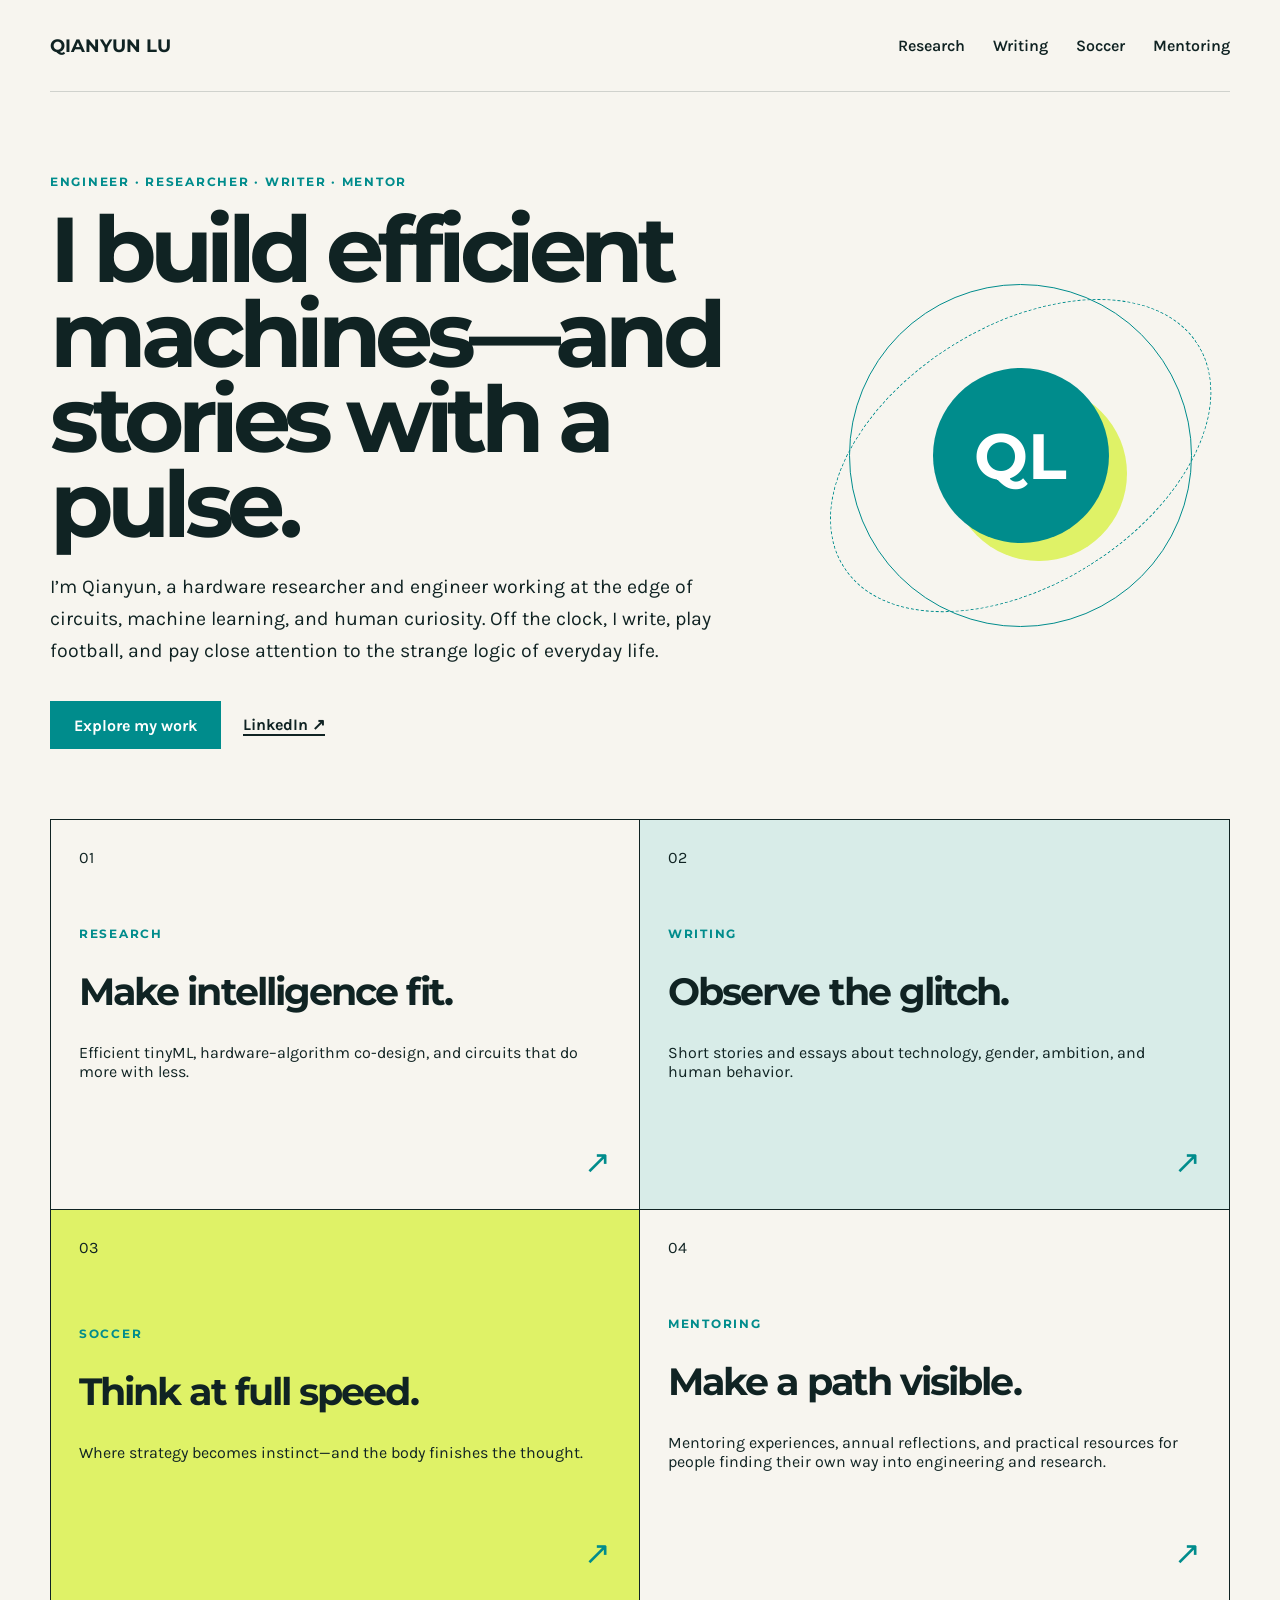
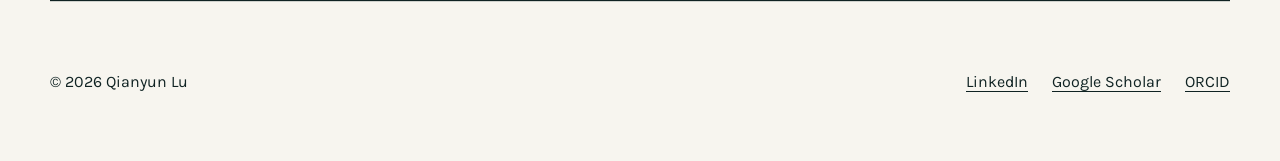
<file: index.html>
<!doctype html>
<html lang="en"><head><meta charset="utf-8"><meta name="viewport" content="width=device-width,initial-scale=1"><meta name="theme-color" content="#008c8c"><title>Qianyun Lu — Engineer, Researcher, Writer &amp; Mentor</title><link rel="stylesheet" href="style.css"></head>
<body><header class="header shell"><a class="brand" href="index.html">Qianyun Lu</a><nav class="nav" aria-label="Primary"><a href="research.html">Research</a><a href="writing.html">Writing</a><a href="soccer.html">Soccer</a><a href="mentoring.html">Mentoring</a></nav></header><main><section class="hero shell"><div><p class="eyebrow">Engineer · Researcher · Writer · Mentor</p><h1>I build efficient machines—and stories with a pulse.</h1><p class="lede">I’m Qianyun, a hardware researcher and engineer working at the edge of circuits, machine learning, and human curiosity. Off the clock, I write, play football, and pay close attention to the strange logic of everyday life.</p><div class="actions"><a class="button" href="research.html">Explore my work</a><a class="text" href="https://www.linkedin.com/in/savy-lu-20770816b/">LinkedIn ↗</a></div></div><div class="mark" aria-hidden="true"><span class="orbit"></span><span class="orbit alt"></span><span class="core">QL</span></div></section><section class="cards shell"><a class="card" href="research.html"><span>01</span><div><p class="eyebrow">Research</p><h2>Make intelligence fit.</h2><p>Efficient tinyML, hardware–algorithm co-design, and circuits that do more with less.</p></div><span class="arrow">↗</span></a><a class="card" href="writing.html"><span>02</span><div><p class="eyebrow">Writing</p><h2>Observe the glitch.</h2><p>Short stories and essays about technology, gender, ambition, and human behavior.</p></div><span class="arrow">↗</span></a><a class="card" href="soccer.html"><span>03</span><div><p class="eyebrow">Soccer</p><h2>Think at full speed.</h2><p>Where strategy becomes instinct—and the body finishes the thought.</p></div><span class="arrow">↗</span></a><a class="card" href="mentoring.html"><span>04</span><div><p class="eyebrow">Mentoring</p><h2>Make a path visible.</h2><p>Mentoring experiences, annual reflections, and practical resources for people finding their own way into engineering and research.</p></div><span class="arrow">↗</span></a></section></main><footer class="footer shell"><span>© 2026 Qianyun Lu</span><div><a href="https://www.linkedin.com/in/savy-lu-20770816b/">LinkedIn</a><a href="https://scholar.google.com/citations?user=ae3Nc-AAAAAJ&hl=en">Google Scholar</a><a href="https://orcid.org/0000-0002-0466-5072">ORCID</a></div></footer></body></html>
</file>
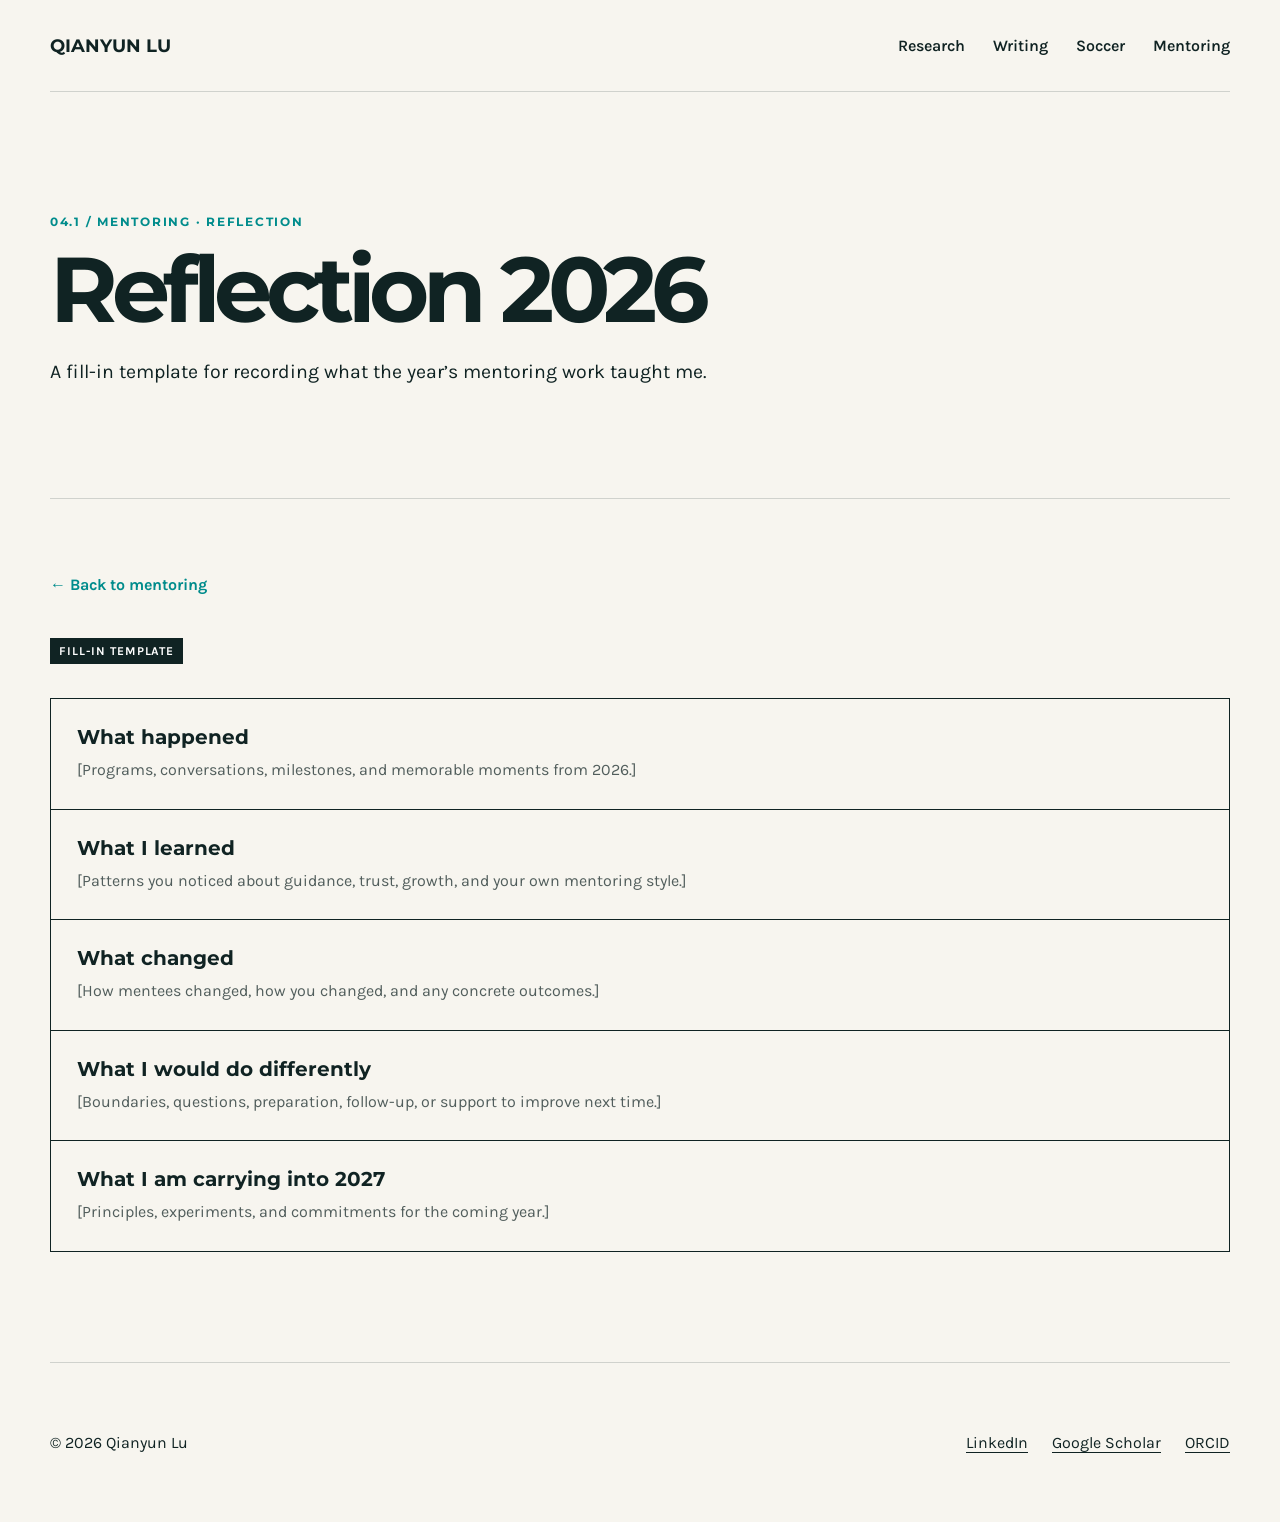
<file: mentoring-reflection-2026.html>
<!doctype html>
<html lang="en"><head><meta charset="utf-8"><meta name="viewport" content="width=device-width,initial-scale=1"><meta name="theme-color" content="#008c8c"><title>Reflection 2026 — Qianyun Lu</title><link rel="stylesheet" href="style.css"></head><body><header class="header shell"><a class="brand" href="index.html">Qianyun Lu</a><nav class="nav" aria-label="Primary"><a href="research.html">Research</a><a href="writing.html">Writing</a><a href="soccer.html">Soccer</a><a href="mentoring.html">Mentoring</a></nav></header><main><section class="subhero shell"><p class="eyebrow">04.1 / Mentoring · Reflection</p><h1>Reflection 2026</h1><p class="lede">A fill-in template for recording what the year’s mentoring work taught me.</p></section><section class="template-section shell"><a class="back" href="mentoring.html">← Back to mentoring</a><span class="template-label">Fill-in template</span><div class="prompt-list"><article><h3>What happened</h3><p>[Programs, conversations, milestones, and memorable moments from 2026.]</p></article><article><h3>What I learned</h3><p>[Patterns you noticed about guidance, trust, growth, and your own mentoring style.]</p></article><article><h3>What changed</h3><p>[How mentees changed, how you changed, and any concrete outcomes.]</p></article><article><h3>What I would do differently</h3><p>[Boundaries, questions, preparation, follow-up, or support to improve next time.]</p></article><article><h3>What I am carrying into 2027</h3><p>[Principles, experiments, and commitments for the coming year.]</p></article></div></section></main><footer class="footer shell"><span>© 2026 Qianyun Lu</span><div><a href="https://www.linkedin.com/in/savy-lu-20770816b/">LinkedIn</a><a href="https://scholar.google.com/citations?user=ae3Nc-AAAAAJ&hl=en">Google Scholar</a><a href="https://orcid.org/0000-0002-0466-5072">ORCID</a></div></footer></body></html>
</file>
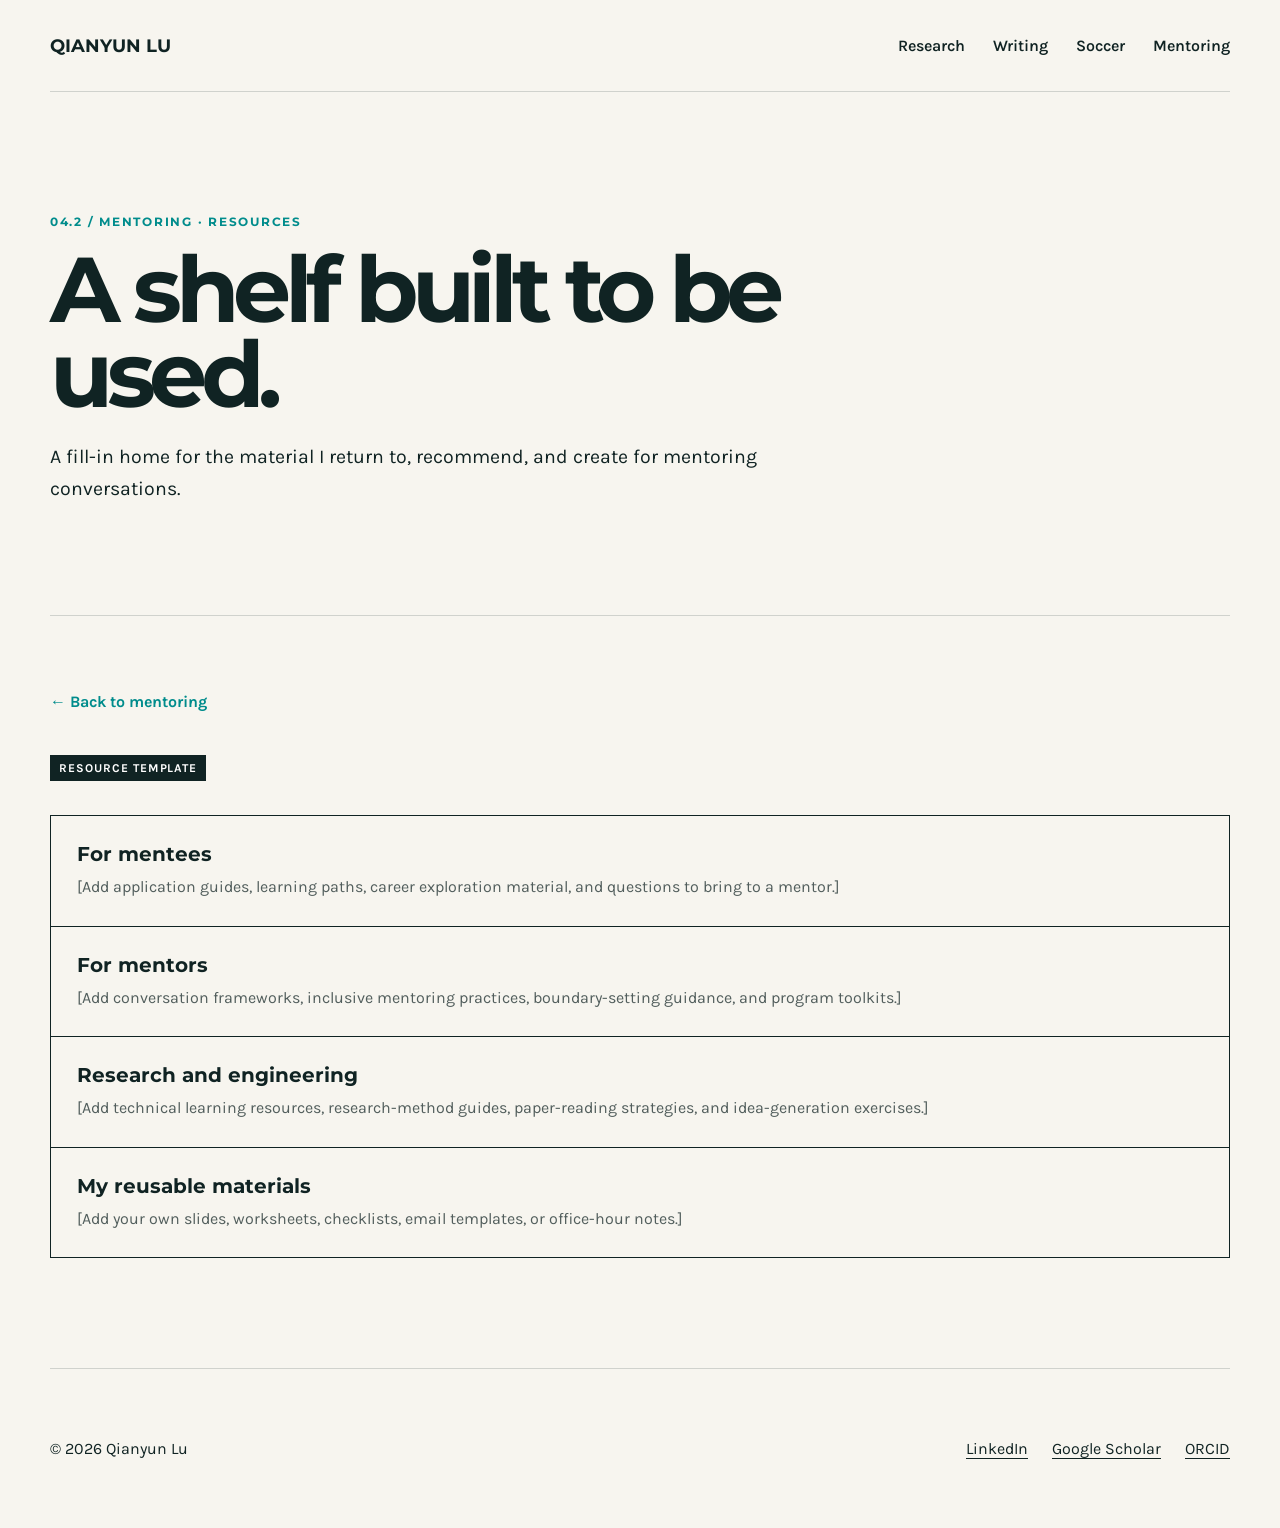
<file: mentoring-resources.html>
<!doctype html>
<html lang="en"><head><meta charset="utf-8"><meta name="viewport" content="width=device-width,initial-scale=1"><meta name="theme-color" content="#008c8c"><title>Mentoring Resources — Qianyun Lu</title><link rel="stylesheet" href="style.css"></head><body><header class="header shell"><a class="brand" href="index.html">Qianyun Lu</a><nav class="nav" aria-label="Primary"><a href="research.html">Research</a><a href="writing.html">Writing</a><a href="soccer.html">Soccer</a><a href="mentoring.html">Mentoring</a></nav></header><main><section class="subhero shell"><p class="eyebrow">04.2 / Mentoring · Resources</p><h1>A shelf built to be used.</h1><p class="lede">A fill-in home for the material I return to, recommend, and create for mentoring conversations.</p></section><section class="template-section shell"><a class="back" href="mentoring.html">← Back to mentoring</a><span class="template-label">Resource template</span><div class="prompt-list"><article><h3>For mentees</h3><p>[Add application guides, learning paths, career exploration material, and questions to bring to a mentor.]</p></article><article><h3>For mentors</h3><p>[Add conversation frameworks, inclusive mentoring practices, boundary-setting guidance, and program toolkits.]</p></article><article><h3>Research and engineering</h3><p>[Add technical learning resources, research-method guides, paper-reading strategies, and idea-generation exercises.]</p></article><article><h3>My reusable materials</h3><p>[Add your own slides, worksheets, checklists, email templates, or office-hour notes.]</p></article></div></section></main><footer class="footer shell"><span>© 2026 Qianyun Lu</span><div><a href="https://www.linkedin.com/in/savy-lu-20770816b/">LinkedIn</a><a href="https://scholar.google.com/citations?user=ae3Nc-AAAAAJ&hl=en">Google Scholar</a><a href="https://orcid.org/0000-0002-0466-5072">ORCID</a></div></footer></body></html>
</file>
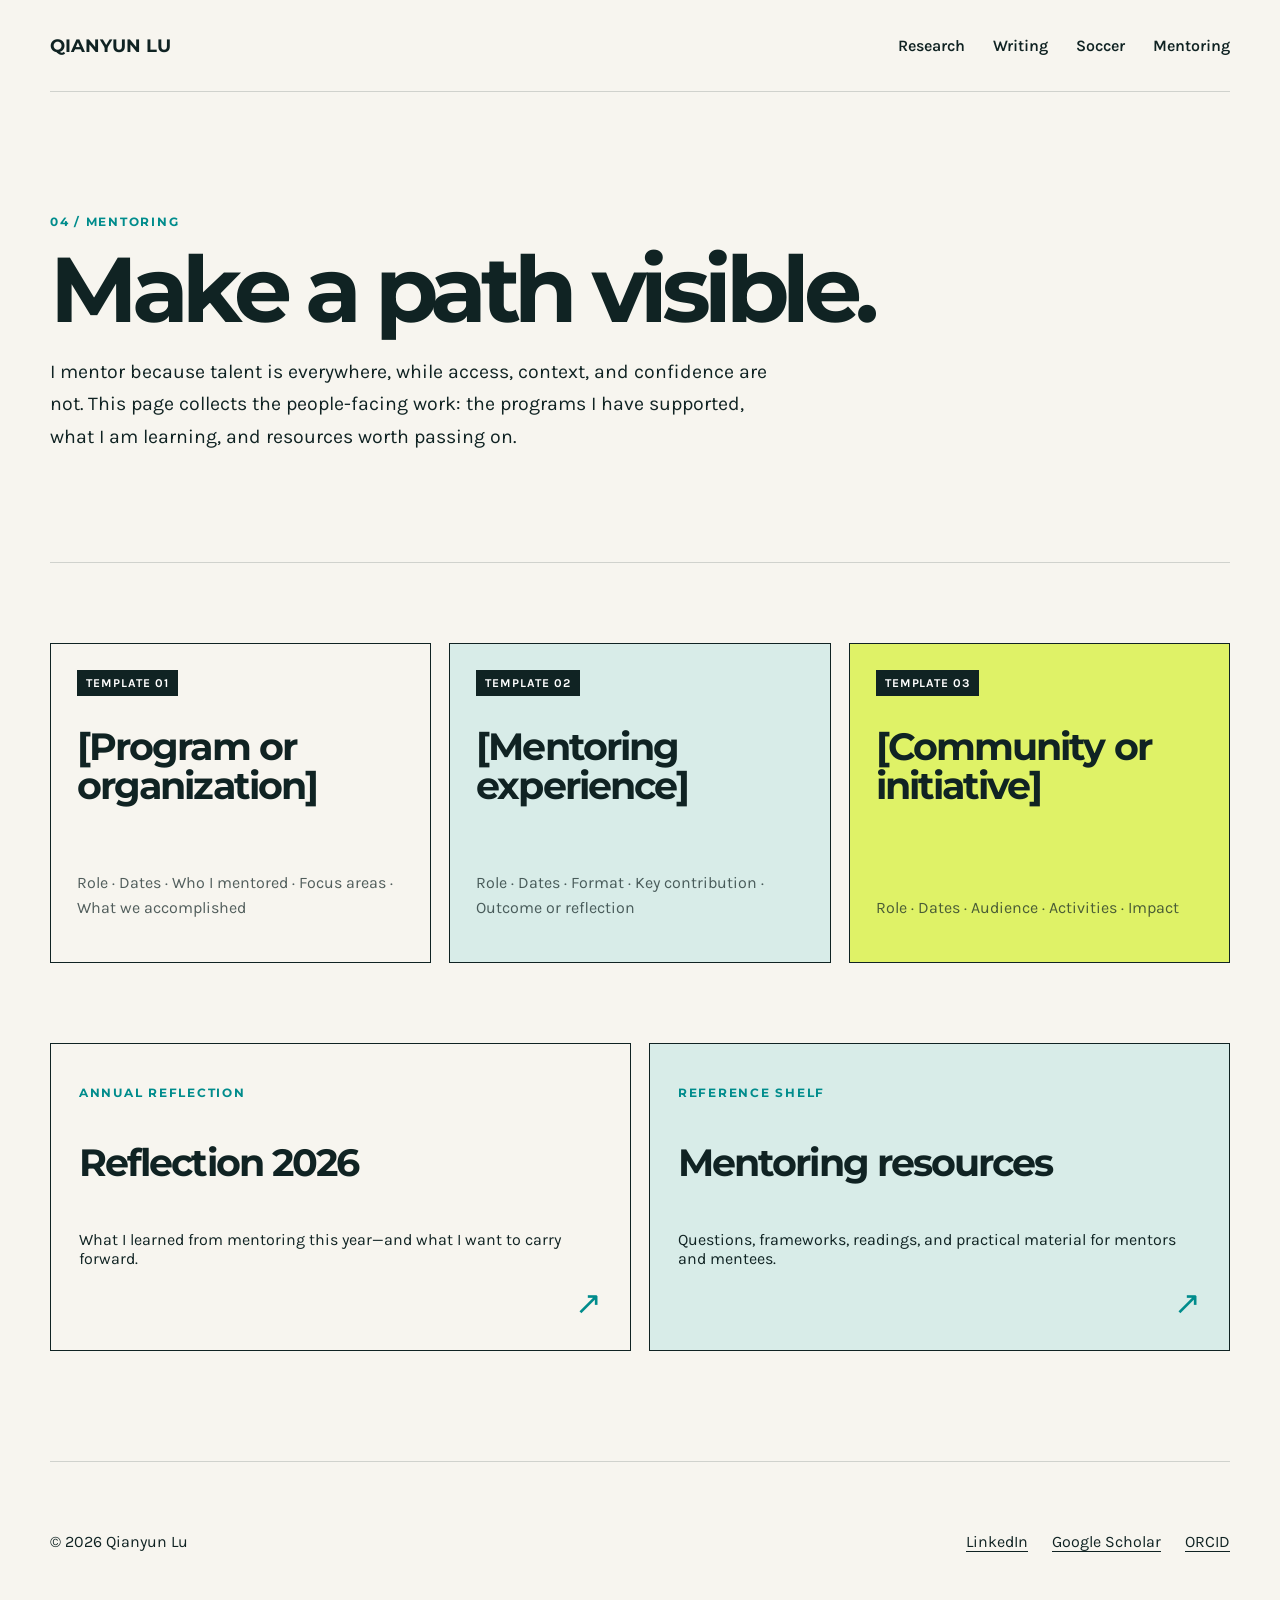
<file: mentoring.html>
<!doctype html>
<html lang="en"><head><meta charset="utf-8"><meta name="viewport" content="width=device-width,initial-scale=1"><meta name="theme-color" content="#008c8c"><title>Mentoring — Qianyun Lu</title><link rel="stylesheet" href="style.css"></head><body><header class="header shell"><a class="brand" href="index.html">Qianyun Lu</a><nav class="nav" aria-label="Primary"><a href="research.html">Research</a><a href="writing.html">Writing</a><a href="soccer.html">Soccer</a><a href="mentoring.html">Mentoring</a></nav></header><main><section class="subhero shell"><p class="eyebrow">04 / Mentoring</p><h1>Make a path visible.</h1><p class="lede">I mentor because talent is everywhere, while access, context, and confidence are not. This page collects the people-facing work: the programs I have supported, what I am learning, and resources worth passing on.</p></section><section class="mentor-grid shell"><article class="mentor-card"><span class="template-label">Template 01</span><h2>[Program or organization]</h2><p>Role · Dates · Who I mentored · Focus areas · What we accomplished</p></article><article class="mentor-card"><span class="template-label">Template 02</span><h2>[Mentoring experience]</h2><p>Role · Dates · Format · Key contribution · Outcome or reflection</p></article><article class="mentor-card"><span class="template-label">Template 03</span><h2>[Community or initiative]</h2><p>Role · Dates · Audience · Activities · Impact</p></article></section><section class="resource-grid shell"><a class="resource-card" href="mentoring-reflection-2026.html"><p class="eyebrow">Annual reflection</p><h2>Reflection 2026</h2><p>What I learned from mentoring this year—and what I want to carry forward.</p><span class="arrow">↗</span></a><a class="resource-card" href="mentoring-resources.html"><p class="eyebrow">Reference shelf</p><h2>Mentoring resources</h2><p>Questions, frameworks, readings, and practical material for mentors and mentees.</p><span class="arrow">↗</span></a></section></main><footer class="footer shell"><span>© 2026 Qianyun Lu</span><div><a href="https://www.linkedin.com/in/savy-lu-20770816b/">LinkedIn</a><a href="https://scholar.google.com/citations?user=ae3Nc-AAAAAJ&hl=en">Google Scholar</a><a href="https://orcid.org/0000-0002-0466-5072">ORCID</a></div></footer></body></html>
</file>
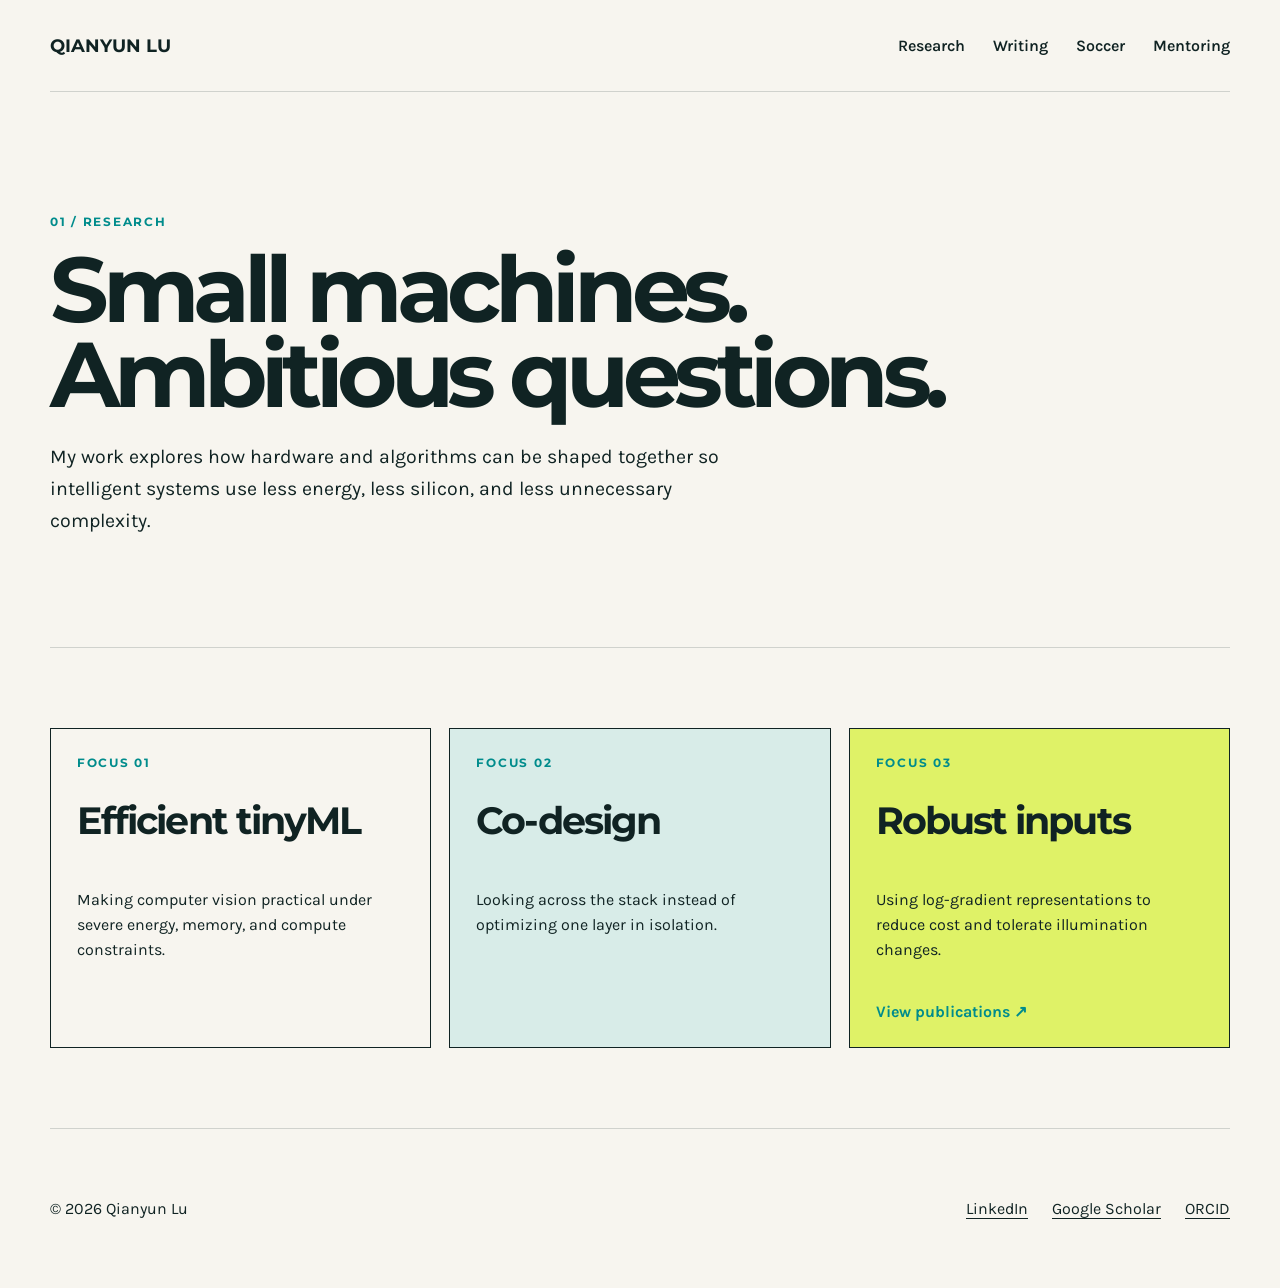
<file: research.html>
<!doctype html>
<html lang="en"><head><meta charset="utf-8"><meta name="viewport" content="width=device-width,initial-scale=1"><meta name="theme-color" content="#008c8c"><title>Research — Qianyun Lu</title><link rel="stylesheet" href="style.css"></head><body><header class="header shell"><a class="brand" href="index.html">Qianyun Lu</a><nav class="nav" aria-label="Primary"><a href="research.html">Research</a><a href="writing.html">Writing</a><a href="soccer.html">Soccer</a><a href="mentoring.html">Mentoring</a></nav></header><main><section class="subhero shell"><p class="eyebrow">01 / Research</p><h1>Small machines. Ambitious questions.</h1><p class="lede">My work explores how hardware and algorithms can be shaped together so intelligent systems use less energy, less silicon, and less unnecessary complexity.</p></section><section class="grid3 shell"><article class="item"><span class="eyebrow">Focus 01</span><h2>Efficient tinyML</h2><p>Making computer vision practical under severe energy, memory, and compute constraints.</p></article><article class="item"><span class="eyebrow">Focus 02</span><h2>Co-design</h2><p>Looking across the stack instead of optimizing one layer in isolation.</p></article><article class="item"><span class="eyebrow">Focus 03</span><h2>Robust inputs</h2><p>Using log-gradient representations to reduce cost and tolerate illumination changes.</p><a href="https://scholar.google.com/citations?user=ae3Nc-AAAAAJ&hl=en">View publications ↗</a></article></section></main><footer class="footer shell"><span>© 2026 Qianyun Lu</span><div><a href="https://www.linkedin.com/in/savy-lu-20770816b/">LinkedIn</a><a href="https://scholar.google.com/citations?user=ae3Nc-AAAAAJ&hl=en">Google Scholar</a><a href="https://orcid.org/0000-0002-0466-5072">ORCID</a></div></footer></body></html>
</file>
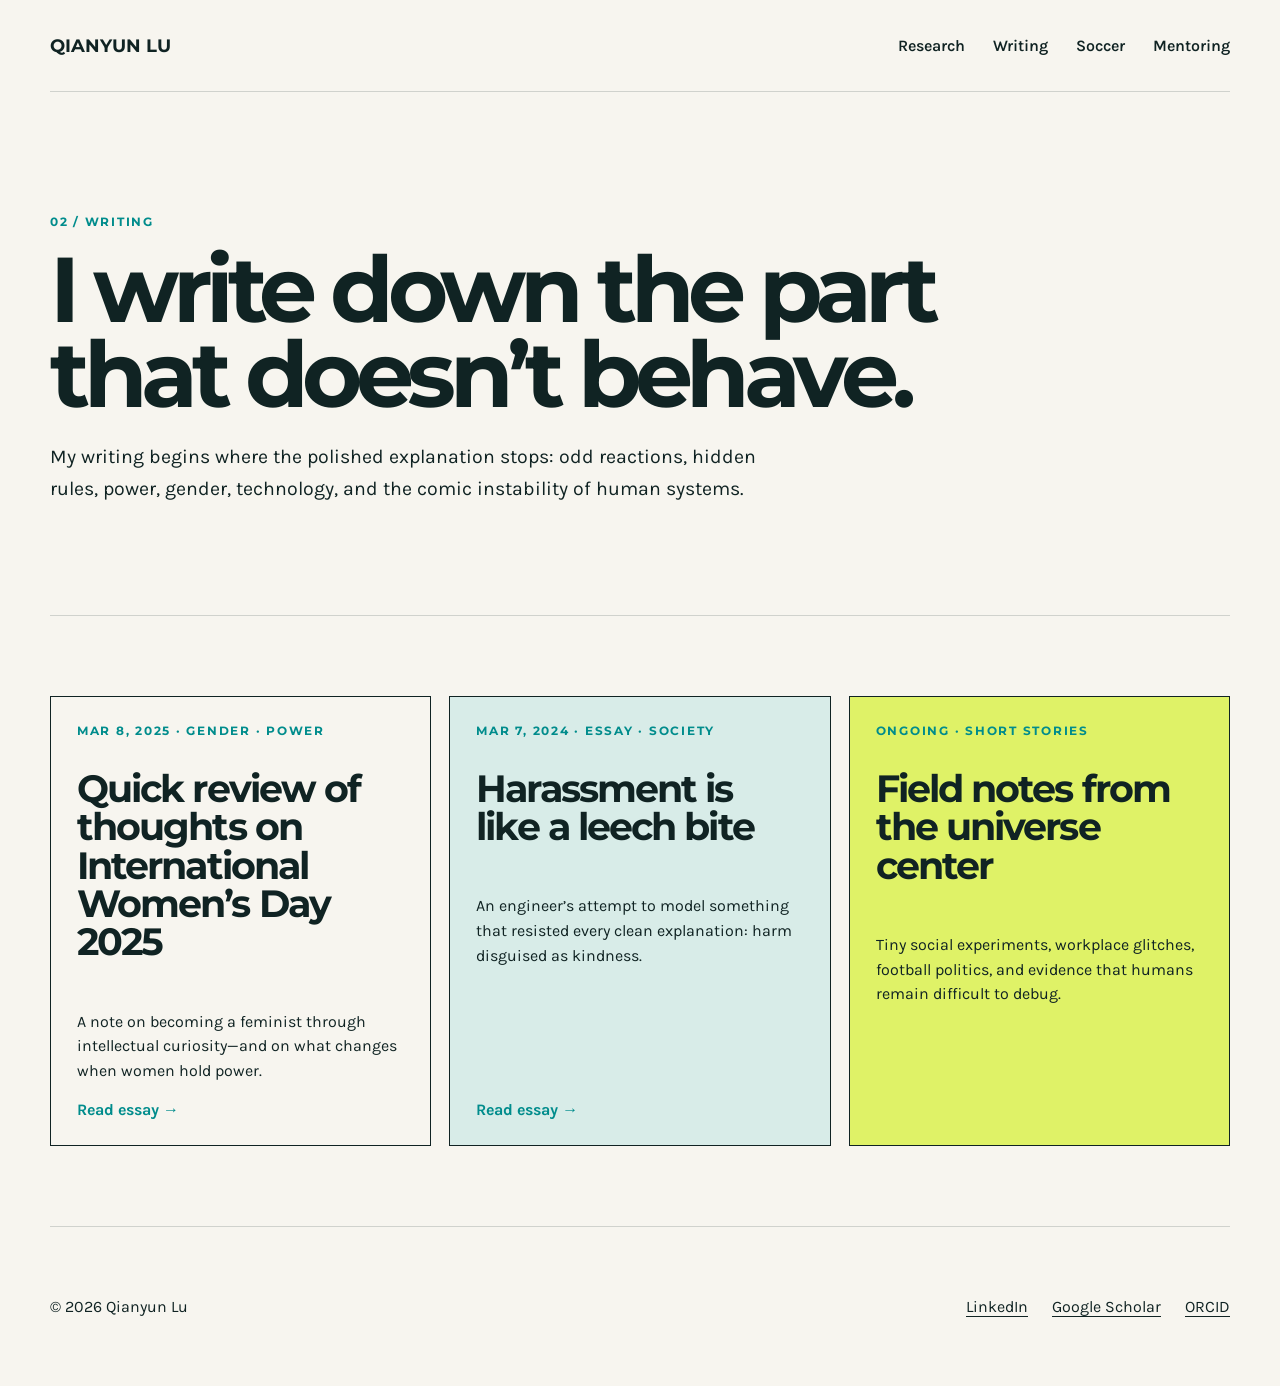
<file: writing.html>
<!doctype html>
<html lang="en"><head><meta charset="utf-8"><meta name="viewport" content="width=device-width,initial-scale=1"><meta name="theme-color" content="#008c8c"><title>Writing — Qianyun Lu</title><link rel="stylesheet" href="style.css"></head><body><header class="header shell"><a class="brand" href="index.html">Qianyun Lu</a><nav class="nav" aria-label="Primary"><a href="research.html">Research</a><a href="writing.html">Writing</a><a href="soccer.html">Soccer</a><a href="mentoring.html">Mentoring</a></nav></header><main><section class="subhero shell"><p class="eyebrow">02 / Writing</p><h1>I write down the part that doesn’t behave.</h1><p class="lede">My writing begins where the polished explanation stops: odd reactions, hidden rules, power, gender, technology, and the comic instability of human systems.</p></section><section class="grid3 shell"><article class="item"><span class="eyebrow">Mar 8, 2025 · Gender · Power</span><h2>Quick review of thoughts on International Women’s Day 2025</h2><p>A note on becoming a feminist through intellectual curiosity—and on what changes when women hold power.</p><a href="writing-iwd-2025.html">Read essay →</a></article><article class="item"><span class="eyebrow">Mar 7, 2024 · Essay · Society</span><h2>Harassment is like a leech bite</h2><p>An engineer’s attempt to model something that resisted every clean explanation: harm disguised as kindness.</p><a href="writing-leech-bite.html">Read essay →</a></article><article class="item"><span class="eyebrow">Ongoing · Short stories</span><h2>Field notes from the universe center</h2><p>Tiny social experiments, workplace glitches, football politics, and evidence that humans remain difficult to debug.</p></article></section></main><footer class="footer shell"><span>© 2026 Qianyun Lu</span><div><a href="https://www.linkedin.com/in/savy-lu-20770816b/">LinkedIn</a><a href="https://scholar.google.com/citations?user=ae3Nc-AAAAAJ&hl=en">Google Scholar</a><a href="https://orcid.org/0000-0002-0466-5072">ORCID</a></div></footer></body></html>
</file>
<file: style.css>
@import url('https://fonts.googleapis.com/css2?family=Karla:wght@400;500;600;700&family=Montserrat:wght@500;600;700&display=swap');
:root{--green:#008c8c;--ink:#102323;--paper:#f7f5ef;--mint:#d8ece8;--lime:#dff267;--line:rgba(16,35,35,.17)}*{box-sizing:border-box}body{margin:0;background:var(--paper);color:var(--ink);font-family:Karla,sans-serif}a{color:inherit;text-decoration:none}.shell{width:min(1180px,calc(100% - 48px));margin:auto}.header{height:92px;display:flex;align-items:center;justify-content:space-between;border-bottom:1px solid var(--line)}.brand{font:700 1.15rem Montserrat,sans-serif;text-transform:uppercase}.nav{display:flex;gap:28px;font-weight:600}.hero{min-height:670px;display:grid;grid-template-columns:1.25fr .75fr;align-items:center;gap:64px;padding:70px 0}.eyebrow{color:var(--green);font:700 .78rem Montserrat,sans-serif;letter-spacing:.14em;text-transform:uppercase}h1{max-width:900px;margin:18px 0 24px;font:700 clamp(3.5rem,7.2vw,7rem)/.92 Montserrat,sans-serif;letter-spacing:-.07em}.lede{max-width:720px;font-size:1.22rem;line-height:1.65}.actions{display:flex;gap:22px;align-items:center;margin-top:34px}.button{display:inline-flex;min-height:48px;align-items:center;padding:0 24px;background:var(--green);color:white;font-weight:700}.text{font-weight:700;border-bottom:2px solid}.mark{position:relative;aspect-ratio:1;display:grid;place-items:center}.core{width:42%;aspect-ratio:1;display:grid;place-items:center;border-radius:50%;background:var(--green);color:white;font:700 4rem Montserrat,sans-serif;box-shadow:18px 18px 0 var(--lime)}.orbit{position:absolute;inset:9%;border:1px solid var(--green);border-radius:50%}.orbit.alt{inset:0 19%;transform:rotate(58deg);border-style:dashed}.cards{display:grid;grid-template-columns:repeat(2,1fr);border:1px solid}.card{min-height:390px;padding:28px;display:flex;flex-direction:column;justify-content:space-between;border-right:1px solid}.card:nth-child(2n){border-right:0}.card:nth-child(-n+2){border-bottom:1px solid}.card:nth-child(2){background:var(--mint)}.card:nth-child(3){background:var(--lime)}.card h2,.item h2,.mentor-card h2,.resource-card h2{font:700 clamp(1.8rem,3vw,3rem)/1 Montserrat,sans-serif;letter-spacing:-.05em}.arrow{align-self:flex-end;color:var(--green);font-size:2rem}.subhero{padding:110px 0 90px;border-bottom:1px solid var(--line)}.grid3,.mentor-grid{display:grid;grid-template-columns:repeat(3,1fr);gap:18px;padding:80px 0}.item,.mentor-card{min-height:320px;padding:26px;border:1px solid;display:flex;flex-direction:column}.item:nth-child(2),.mentor-card:nth-child(2){background:var(--mint)}.item:nth-child(3),.mentor-card:nth-child(3){background:var(--lime)}.item p,.mentor-card p{line-height:1.55}.item a{margin-top:auto;color:var(--green);font-weight:700}.gallery{display:grid;grid-template-columns:.72fr 1.28fr;gap:24px;padding:80px 0;align-items:end}.gallery img{display:block;width:100%;height:560px;object-fit:cover}.gallery figure:first-child img{height:440px}.gallery figure{margin:0}.gallery figcaption{padding:13px 0;font-weight:600}.manifesto{background:var(--green);color:white;padding:54px;margin-bottom:90px}.manifesto p{margin:4px 0;font:600 clamp(2rem,4.5vw,4.8rem)/1.1 Montserrat,sans-serif;letter-spacing:-.055em}.template-label{display:inline-block;align-self:flex-start;padding:6px 9px;background:var(--ink);color:white;font-size:.75rem;font-weight:700;letter-spacing:.08em;text-transform:uppercase}.mentor-card p{margin-top:auto;color:rgba(16,35,35,.72)}.resource-grid{display:grid;grid-template-columns:repeat(2,1fr);gap:18px;padding-bottom:110px}.resource-card{min-height:250px;padding:28px;border:1px solid;display:flex;flex-direction:column}.resource-card:nth-child(2){background:var(--mint)}.resource-card .arrow{margin-top:auto}.template-section{padding:76px 0 110px}.back{display:block;margin-bottom:44px;color:var(--green);font-weight:700}.prompt-list{display:grid;gap:1px;margin-top:34px;background:var(--ink);border:1px solid}.prompt-list article{background:var(--paper);padding:26px}.prompt-list h3{margin:0 0 8px;font:700 1.25rem Montserrat,sans-serif}.prompt-list p{margin:0;color:rgba(16,35,35,.72);line-height:1.6}.article-shell{width:min(780px,calc(100% - 48px));margin:auto;padding:88px 0 120px}.article-header{margin-bottom:54px;padding-bottom:34px;border-bottom:1px solid var(--line)}.article-header h1{font-size:clamp(3rem,7vw,5.6rem)}.article-meta{display:flex;gap:16px;color:var(--green);font-weight:700}.article-body{font-size:1.15rem;line-height:1.78}.article-body p{margin:0 0 1.6em}.article-body blockquote{margin:44px 0;padding:4px 0 4px 28px;border-left:4px solid var(--green);font:600 1.35rem/1.55 Montserrat,sans-serif}.article-photo{margin:50px 0}.article-photo img{display:block;width:100%;max-height:720px;object-fit:cover}.article-photo-grid{display:grid;grid-template-columns:repeat(2,1fr);gap:14px}.article-photo-grid img{height:430px}.article-photo figcaption{margin-top:10px;color:rgba(16,35,35,.72)}.footer{min-height:160px;display:flex;align-items:center;justify-content:space-between;border-top:1px solid var(--line)}.footer div{display:flex;gap:24px}.footer a{text-decoration:underline;text-underline-offset:4px}@media(max-width:800px){.hero,.cards,.grid3,.mentor-grid,.resource-grid,.gallery{grid-template-columns:1fr}.hero{min-height:auto}.mark{width:min(360px,85vw);justify-self:center}.card{border-right:0;border-bottom:1px solid}.gallery img,.gallery figure:first-child img{height:auto}}@media(max-width:520px){.shell,.article-shell{width:min(100% - 28px,1180px)}.header{height:auto;padding:24px 0;flex-direction:column;align-items:flex-start;gap:18px}.nav{width:100%;gap:12px;justify-content:space-between;flex-wrap:wrap}h1{font-size:3.25rem}.article-photo-grid{grid-template-columns:1fr}.article-photo-grid img{height:auto}.footer{padding:40px 0;align-items:flex-start;flex-direction:column;gap:25px}.footer div{flex-wrap:wrap}}
</file>
